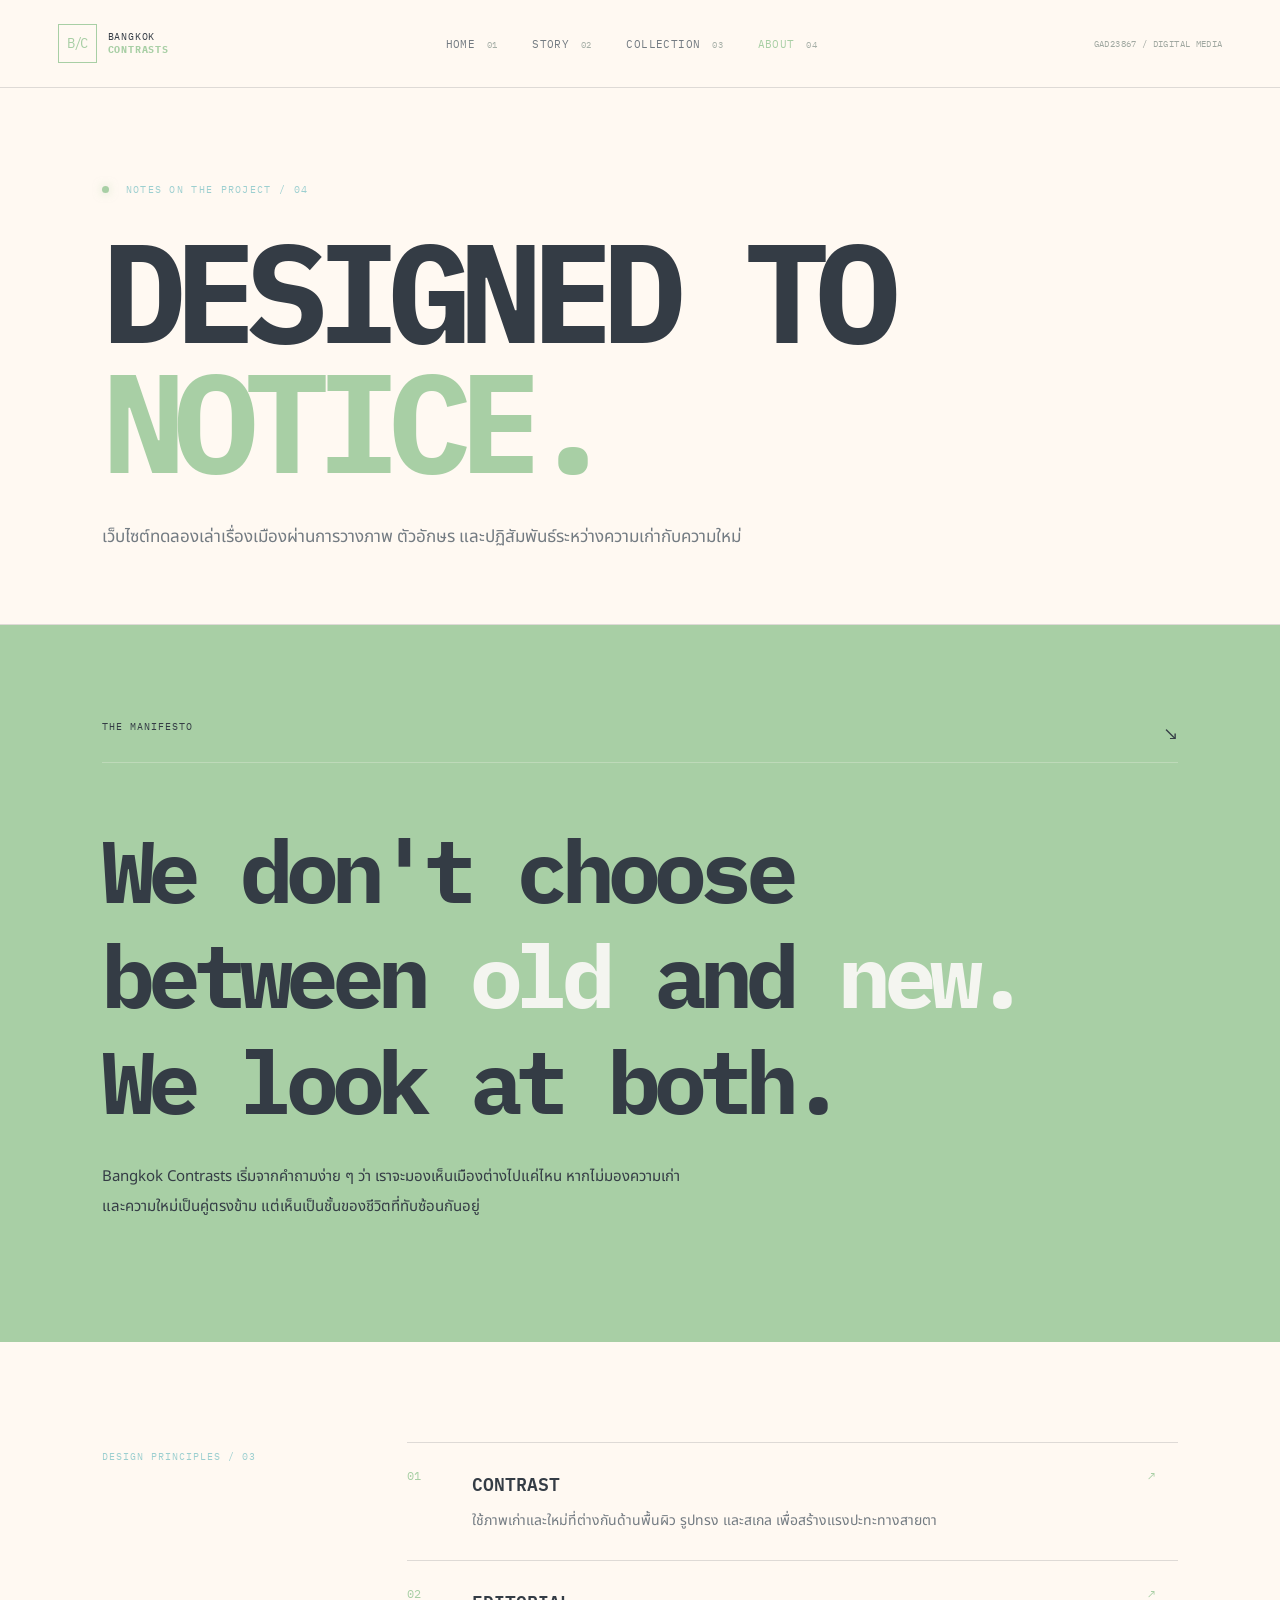
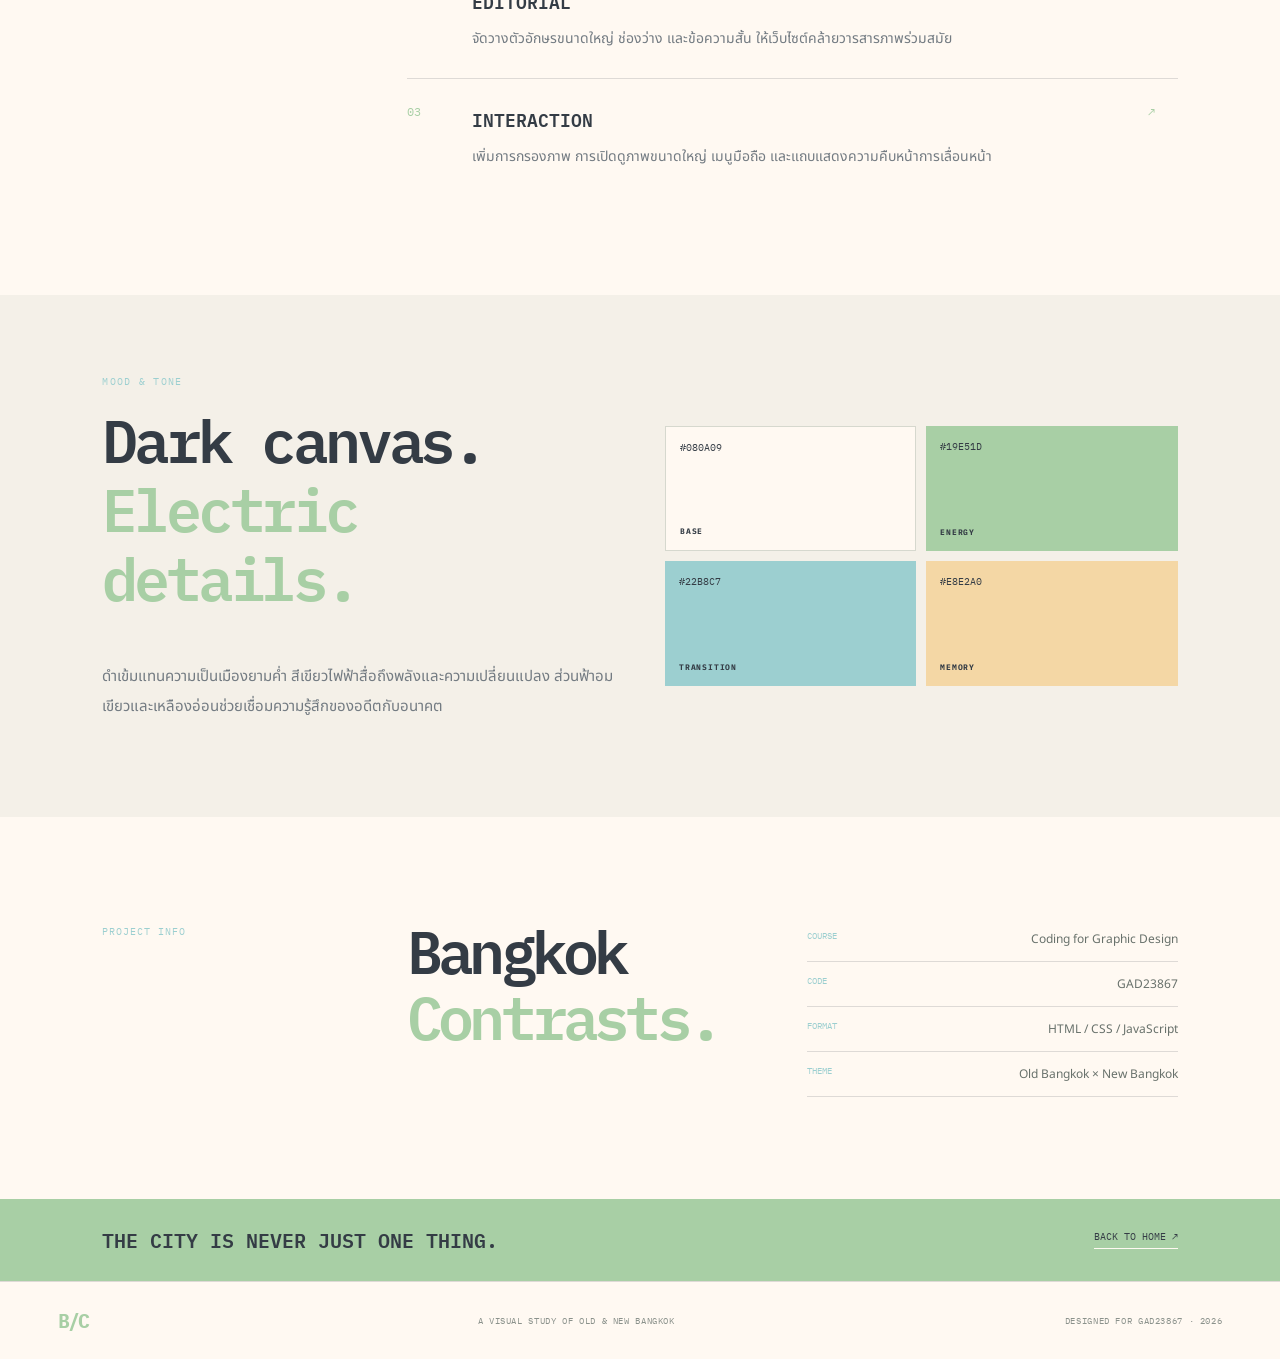
<file: about.html>
<!DOCTYPE html>
<html lang="th"><head><meta charset="UTF-8"><meta name="viewport" content="width=device-width, initial-scale=1"><meta name="theme-color" content="#080a09"><title>About — Bangkok Contrasts</title><link rel="preconnect" href="https://fonts.googleapis.com"><link rel="preconnect" href="https://fonts.gstatic.com" crossorigin><link href="https://fonts.googleapis.com/css2?family=IBM+Plex+Mono:wght@400;500;600;700&family=Noto+Sans+Thai:wght@300;400;500;600;700;800&display=swap" rel="stylesheet"><link rel="stylesheet" href="style.css"><script src="script.js" defer></script></head>
<body><div class="progress-bar"></div><header class="site-header"><a class="brand" href="index.html"><span class="brand-mark">B/C</span><span>BANGKOK<br><b>CONTRASTS</b></span></a><button class="menu-toggle" aria-label="เปิดเมนู" aria-expanded="false"><span></span><span></span></button><nav class="main-nav"><a href="index.html">HOME <i>01</i></a><a href="story.html">STORY <i>02</i></a><a href="collection.html">COLLECTION <i>03</i></a><a class="active" href="about.html">ABOUT <i>04</i></a></nav><span class="header-code">GAD23867 / DIGITAL MEDIA</span></header>
<main class="inner-page">
  <section class="page-heading"><p class="eyebrow"><span class="status-dot"></span> NOTES ON THE PROJECT / 04</p><h1>DESIGNED TO<br><em>NOTICE.</em></h1><p class="page-lead">เว็บไซต์ทดลองเล่าเรื่องเมืองผ่านการวางภาพ ตัวอักษร และปฏิสัมพันธ์ระหว่างความเก่ากับความใหม่</p></section>
  <section class="about-manifesto"><div class="manifesto-label">THE MANIFESTO <span>↘</span></div><h2>We don't choose<br>between <em>old</em> and <em>new.</em><br>We look at both.</h2><p>Bangkok Contrasts เริ่มจากคำถามง่าย ๆ ว่า เราจะมองเห็นเมืองต่างไปแค่ไหน หากไม่มองความเก่าและความใหม่เป็นคู่ตรงข้าม แต่เห็นเป็นชั้นของชีวิตที่ทับซ้อนกันอยู่</p></section>
  <section class="principles section-pad"><div class="section-index">DESIGN PRINCIPLES / 03</div><div class="principle-list"><article><span>01</span><div><h3>CONTRAST</h3><p>ใช้ภาพเก่าและใหม่ที่ต่างกันด้านพื้นผิว รูปทรง และสเกล เพื่อสร้างแรงปะทะทางสายตา</p></div><b>↗</b></article><article><span>02</span><div><h3>EDITORIAL</h3><p>จัดวางตัวอักษรขนาดใหญ่ ช่องว่าง และข้อความสั้น ให้เว็บไซต์คล้ายวารสารภาพร่วมสมัย</p></div><b>↗</b></article><article><span>03</span><div><h3>INTERACTION</h3><p>เพิ่มการกรองภาพ การเปิดดูภาพขนาดใหญ่ เมนูมือถือ และแถบแสดงความคืบหน้าการเลื่อนหน้า</p></div><b>↗</b></article></div></section>
  <section class="color-system"><div><p class="eyebrow">MOOD & TONE</p><h2>Dark canvas.<br><em>Electric details.</em></h2><p>ดำเข้มแทนความเป็นเมืองยามค่ำ สีเขียวไฟฟ้าสื่อถึงพลังและความเปลี่ยนแปลง ส่วนฟ้าอมเขียวและเหลืองอ่อนช่วยเชื่อมความรู้สึกของอดีตกับอนาคต</p></div><div class="swatches"><div class="swatch swatch-black"><span>#080A09</span><b>BASE</b></div><div class="swatch swatch-green"><span>#19E51D</span><b>ENERGY</b></div><div class="swatch swatch-cyan"><span>#22B8C7</span><b>TRANSITION</b></div><div class="swatch swatch-cream"><span>#E8E2A0</span><b>MEMORY</b></div></div></section>
  <section class="credits section-pad"><div class="section-index">PROJECT INFO</div><div class="credits-content"><h2>Bangkok<br><em>Contrasts.</em></h2><dl><div><dt>COURSE</dt><dd>Coding for Graphic Design</dd></div><div><dt>CODE</dt><dd>GAD23867</dd></div><div><dt>FORMAT</dt><dd>HTML / CSS / JavaScript</dd></div><div><dt>THEME</dt><dd>Old Bangkok × New Bangkok</dd></div></dl></div></section>
  <section class="closing-banner"><p>THE CITY IS NEVER JUST ONE THING.</p><a href="index.html">BACK TO HOME ↗</a></section>
</main><footer class="site-footer"><a class="footer-logo" href="index.html">B/C</a><p>A VISUAL STUDY OF OLD & NEW BANGKOK</p><span>DESIGNED FOR GAD23867 · 2026</span></footer></body></html>
</file>
<file: style.css>
/* BANGKOK CONTRASTS — shared visual system */
:root{--bg:#FFF9F2;--panel:#FFF1E5;--white:#343C45;--muted:#737B82;--green:#A8CFA5;--cyan:#9CCFD0;--cream:#F4D7A5;--line:rgba(52,60,69,.16);--mono:"IBM Plex Mono",monospace;--thai:"Noto Sans Thai",sans-serif}
*{box-sizing:border-box}html{scroll-behavior:smooth;scroll-padding-top:90px}body{margin:0;background:var(--bg);color:var(--white);font-family:var(--thai);font-weight:400;overflow-x:hidden}a{color:inherit;text-decoration:none}button{font:inherit;color:inherit}.progress-bar{height:3px;background:var(--green);width:0;position:fixed;z-index:1000;top:0;left:0;box-shadow:0 0 14px #A8CFA588}.site-header{height:88px;display:flex;align-items:center;justify-content:space-between;padding:0 4.5vw;border-bottom:1px solid var(--line);gap:24px;position:relative;z-index:30;background:rgba(255,249,242,.94)}.brand{display:flex;align-items:center;gap:11px;font:10px/1.25 var(--mono);letter-spacing:.08em;flex-shrink:0}.brand b{color:var(--green);font-weight:700}.brand-mark{width:39px;height:39px;border:1px solid var(--green);display:grid;place-items:center;font-size:14px;color:var(--green);letter-spacing:-.1em}.main-nav{display:flex;gap:clamp(14px,2.7vw,42px);align-items:center}.main-nav a{font:11px var(--mono);letter-spacing:.04em;color:#737B82;transition:color .2s}.main-nav a i{color:#A7B0A8;font-style:normal;margin-left:4px;font-size:9px}.main-nav a:hover,.main-nav a.active{color:var(--green)}.header-code{font:9px var(--mono);color:#A0A8A1;letter-spacing:.04em}.menu-toggle{display:none;background:none;border:0}.hero{padding:24px 4.5vw 40px}.hero-topline,.hero-bottom,.duality-head,.feature-caption{display:flex;justify-content:space-between;align-items:center;font:10px var(--mono);letter-spacing:.1em;color:#747E76}.hero-topline{border-bottom:1px solid var(--line);padding:8px 0 15px}.hero-title-wrap{position:relative;padding:35px 0 28px}.eyebrow{font:10px var(--mono);letter-spacing:.13em;color:var(--cyan);margin:0 0 17px}.status-dot{display:inline-block;width:7px;height:7px;border-radius:50%;background:var(--green);box-shadow:0 0 10px #A8CFA588;margin-right:9px}h1,h2,h3,p{margin-top:0}.hero h1,.page-heading h1{font:700 clamp(76px,14vw,190px)/.76 var(--mono);letter-spacing:-.095em;margin:0;position:relative;z-index:2}.hero h1 em,.page-heading h1 em{color:var(--green);font-style:normal}.slash{color:var(--cyan);font-size:.72em;margin-left:.08em}.title-city{font-size:clamp(14px,2vw,25px);letter-spacing:.18em;vertical-align:top;display:inline-block;margin:1.1em 0 0 .7em;color:var(--cream)}.hero-visual{height:clamp(330px,48vw,610px);position:relative;display:grid;grid-template-columns:1fr 1fr;gap:10px;margin-top:4px}.hero-photo{position:relative;overflow:hidden;background:#1c211e}.hero-photo:after{content:"";position:absolute;inset:0;background:linear-gradient(0deg,rgba(40,45,50,.42),transparent 45%),linear-gradient(90deg,rgba(40,45,50,.08),transparent)}.hero-photo img,.story-feature img,.pair-image img,.gallery-item img{width:100%;height:100%;object-fit:cover;display:block;filter:saturate(.72);transition:transform .8s cubic-bezier(.2,.7,.2,1),filter .5s}.old-photo img{object-position:center 55%;filter:sepia(.12) saturate(.8)}.new-photo img{filter:saturate(.85) contrast(1.05)}.hero-photo:hover img{transform:scale(1.035);filter:saturate(1)}.image-label{position:absolute;z-index:2;bottom:20px;left:22px;font:10px var(--mono);letter-spacing:.1em}.center-stamp{position:absolute;z-index:3;top:50%;left:50%;transform:translate(-50%,-50%) rotate(-5deg);width:145px;height:145px;border-radius:50%;display:flex;flex-direction:column;justify-content:center;align-items:center;text-align:center;background:var(--green);color:#343C45;font:11px/1.3 var(--mono);box-shadow:0 0 0 8px rgba(255,249,242,.75)90}.center-stamp b{font-size:14px}.center-stamp span{font-size:7px;margin-top:8px;letter-spacing:.12em}.hero-bottom{padding-top:20px;display:grid;grid-template-columns:1fr auto 1fr;gap:20px}.hero-bottom p{font:500 15px/1.8 var(--thai);color:var(--white);margin:0}.round-link,.circle-arrow{display:grid;place-items:center;border:1px solid var(--green);border-radius:50%;width:47px;height:47px;color:var(--green);font:22px var(--mono);transition:.25s}.round-link:hover,.circle-arrow:hover{background:var(--green);color:#343C45;transform:rotate(45deg)}.scroll-note{text-align:right;font:9px var(--mono);color:#8B928C;letter-spacing:.08em}.section-pad{padding:100px 8vw}.intro{display:grid;grid-template-columns:.7fr 2fr .8fr;gap:35px;border-top:1px solid var(--line);align-items:start}.section-index{font:10px var(--mono);letter-spacing:.1em;color:var(--cyan);padding-top:8px}.intro-content .eyebrow{margin-bottom:24px}.intro h2{font:600 clamp(34px,5vw,67px)/1.4 var(--thai);letter-spacing:-.04em;margin:0 0 24px}.intro h2 span{color:var(--green)}.body-copy,.pair-copy>p:not(.eyebrow),.color-system>div>p:not(.eyebrow){max-width:590px;color:#737B82;font-size:15px;line-height:2}.text-link{display:inline-flex;gap:28px;margin-top:20px;padding-bottom:9px;border-bottom:1px solid var(--green);font:11px var(--mono);letter-spacing:.06em}.text-link span{color:var(--green)}.intro-number{font:700 clamp(30px,5vw,70px)/.95 var(--mono);color:#D4DED4;text-align:right;letter-spacing:-.1em}.intro-number span{color:var(--green)}.duality{display:grid;grid-template-columns:1fr 1fr;min-height:530px}.duality-card{padding:35px 5vw 42px;position:relative;display:flex;flex-direction:column;justify-content:flex-end;overflow:hidden;min-height:520px}.duality-card:before{content:"";position:absolute;inset:0;background-size:cover;background-position:center;opacity:.25;mix-blend-mode:multiply;transition:transform .7s}.duality-card:hover:before{transform:scale(1.04)}.duality-old{background:#F1E8DB}.duality-old:before{background-image:linear-gradient(0deg,#FFF9F2 0%,transparent 100%),url("https://images.unsplash.com/photo-1528181304800-259b08848526?auto=format&fit=crop&w=1200&q=80")}.duality-new{background:#E6F2EF}.duality-new:before{background-image:linear-gradient(0deg,#FFF9F2 0%,transparent 100%),url("https://images.unsplash.com/photo-1508009603885-50cf7c579365?auto=format&fit=crop&w=1200&q=80")}.duality-head{position:absolute;top:30px;left:5vw;right:5vw;z-index:2}.duality-new .duality-head{left:5vw}.duality-card h2{font:700 clamp(50px,8vw,105px)/.95 var(--thai);position:relative;margin:0 0 20px;letter-spacing:-.06em}.duality-card h2 em{font-style:normal;color:var(--green)}.duality-card p{max-width:380px;color:#68716B;line-height:1.9;position:relative;font-size:14px}.circle-arrow{position:absolute;bottom:38px;right:5vw;z-index:2}.quote-section{text-align:center;padding:115px 20px 100px;background:#F5EEE4;border-top:1px solid var(--line);border-bottom:1px solid var(--line)}.quote-mark{font:90px/1 Georgia;color:var(--green)}blockquote{font:500 clamp(28px,5.4vw,65px)/1.55 var(--thai);margin:0 auto 30px;letter-spacing:-.04em}blockquote em{font-style:normal;color:var(--green)}.quote-credit{font:9px var(--mono);letter-spacing:.15em;color:#8B928C}.next-section{display:flex;justify-content:space-between;align-items:end;gap:30px}.next-section h2{font:600 clamp(38px,6vw,75px)/1.12 var(--mono);letter-spacing:-.08em;margin:0}.next-section h2 span{color:var(--green)}.big-link{border:1px solid var(--line);padding:18px 22px;font:10px var(--mono);letter-spacing:.06em;white-space:nowrap;transition:.25s}.big-link span{color:var(--green);margin-left:28px}.big-link:hover{border-color:var(--green);background:#A8CFA50c}.site-footer{border-top:1px solid var(--line);padding:25px 4.5vw;display:flex;align-items:center;justify-content:space-between;gap:20px;color:#8B928C;font:9px var(--mono);letter-spacing:.07em}.site-footer p{margin:0}.footer-logo{font:700 20px var(--mono);color:var(--green);letter-spacing:-.1em}
.inner-page{min-height:70vh}.page-heading{padding:95px 8vw 70px;border-bottom:1px solid var(--line)}.page-heading h1{font-size:clamp(60px,11vw,140px);line-height:.93;letter-spacing:-.09em}.page-heading .eyebrow{margin-bottom:30px}.page-lead{font-size:17px;line-height:1.9;color:#737B82;max-width:650px;margin:35px 0 0}.story-feature{height:clamp(300px,52vw,620px);margin:0 8vw;position:relative;overflow:hidden}.story-feature:after{content:"";position:absolute;inset:0;background:linear-gradient(0deg,rgba(0,0,0,.6),transparent 40%)}.feature-caption{position:absolute;bottom:22px;left:24px;right:24px;z-index:2;color:#fff}.timeline{display:grid;grid-template-columns:.7fr 2fr;gap:35px}.timeline-item{display:grid;grid-template-columns:.55fr 2fr 30px;gap:20px;padding:28px 0;border-top:1px solid var(--line);align-items:start}.timeline-year{font:11px var(--mono);color:var(--green);padding-top:8px}.timeline-item h2{font-size:24px;margin:0 0 12px}.timeline-item p{color:#737B82;line-height:1.95;font-size:14px;margin:0;max-width:650px}.timeline-symbol{font:24px var(--mono);color:var(--cyan)}.story-pair{display:grid;grid-template-columns:1.05fr 1fr;min-height:440px;border-top:1px solid var(--line)}.story-pair.reverse{grid-template-columns:1fr 1.05fr}.story-pair.reverse .pair-image{order:2}.pair-image{min-height:400px;overflow:hidden}.pair-image img{height:100%;min-height:400px}.pair-copy{padding:65px 7vw;align-self:center}.pair-copy h2{font:600 clamp(37px,5vw,64px)/1.1 var(--mono);letter-spacing:-.08em;margin:0 0 20px}.pair-copy h2 em{color:var(--green);font-style:normal}.tag-list{display:flex;gap:8px;flex-wrap:wrap;margin-top:24px}.tag-list span{border:1px solid #C6D2C7;padding:7px 10px;font:9px var(--mono);color:var(--cream)}.collection-heading{padding-bottom:55px}.collection-toolbar{display:flex;justify-content:space-between;align-items:center;padding:30px 8vw;border-bottom:1px solid var(--line)}.mono-label{font:10px var(--mono);letter-spacing:.1em;color:#747E76}.filter-buttons{display:flex;gap:8px}.filter-btn{border:1px solid #CFD8CE;background:transparent;padding:10px 16px;font:10px var(--mono);cursor:pointer;transition:.2s}.filter-btn span{font-size:8px;color:#8B928C;margin-left:8px}.filter-btn:hover,.filter-btn.active{background:var(--green);border-color:var(--green);color:var(--bg)}.filter-btn.active span{color:#343C45}.gallery-grid{padding:35px 8vw 10px;display:grid;grid-template-columns:repeat(2,minmax(0,1fr));gap:34px 18px}.gallery-item{padding:0;text-align:left;border:0;background:transparent;cursor:pointer;min-width:0}.gallery-item[hidden]{display:none}.gallery-item img{height:clamp(240px,34vw,440px);background:#171c18}.gallery-item:hover img{transform:scale(1.02);filter:saturate(1)}.gallery-large img{height:clamp(300px,42vw,550px)}.gallery-meta{display:flex;justify-content:space-between;gap:12px;padding-top:13px;font:9px var(--mono);letter-spacing:.03em}.gallery-meta b{font-weight:500}.gallery-meta i{font-style:normal;color:var(--green)}.gallery-note{margin:35px 8vw 0;border-left:2px solid var(--green);padding:10px 15px;color:#747E76;font-size:12px;line-height:1.8}.lightbox{position:fixed;z-index:100;inset:0;background:rgba(4,6,5,.96);display:flex;flex-direction:column;align-items:center;justify-content:center;padding:6vw}.lightbox[hidden]{display:none}.lightbox>img{max-width:100%;max-height:78vh;object-fit:contain}.lightbox-close{position:absolute;top:25px;right:35px;border:0;background:none;font:40px var(--mono);cursor:pointer;color:var(--green)}.lightbox-caption{display:flex;gap:20px;align-items:center;margin-top:18px;font:11px var(--mono)}.lightbox-caption span{color:var(--muted)}.about-manifesto{padding:95px 8vw 105px;background:var(--green);color:#343C45}.manifesto-label{display:flex;justify-content:space-between;font:10px var(--mono);letter-spacing:.1em;border-bottom:1px solid #FFF9F240;padding-bottom:15px}.manifesto-label span{font-size:20px}.about-manifesto h2{font:700 clamp(38px,7vw,88px)/1.2 var(--mono);letter-spacing:-.08em;margin:55px 0 28px}.about-manifesto h2 em{font-style:normal;color:#f4f5f0}.about-manifesto>p{max-width:600px;font-size:15px;line-height:2}.principles{display:grid;grid-template-columns:.7fr 2fr;gap:35px}.principle-list article{display:grid;grid-template-columns:45px 1fr 30px;gap:20px;padding:25px 0;border-top:1px solid var(--line)}.principle-list article>span,.principle-list article>b{font:12px var(--mono);color:var(--green)}.principle-list h3{font:600 18px var(--mono);margin:0 0 10px}.principle-list p{font-size:14px;line-height:1.9;color:#737B82;margin:0;max-width:600px}.color-system{padding:80px 8vw;background:#F4F0E8;display:grid;grid-template-columns:1fr 1fr;gap:50px;align-items:center}.color-system h2{font:600 clamp(35px,5vw,60px)/1.15 var(--mono);letter-spacing:-.07em}.color-system h2 em{font-style:normal;color:var(--green)}.swatches{display:grid;grid-template-columns:1fr 1fr;gap:10px}.swatch{height:125px;padding:14px;display:flex;flex-direction:column;justify-content:space-between;font:10px var(--mono)}.swatch b{font-size:8px;letter-spacing:.1em}.swatch-black{background:#FFF9F2;border:1px solid #D6D8CE}.swatch-green{background:#A8CFA5;color:#FFF9F2}.swatch-cyan{background:#9CCFD0;color:#FFF9F2}.swatch-cream{background:#F4D7A5;color:#FFF9F2}.credits{display:grid;grid-template-columns:.7fr 2fr;gap:35px}.credits-content{display:grid;grid-template-columns:1fr 1fr;gap:30px}.credits-content h2{font:600 clamp(35px,5vw,60px)/1.1 var(--mono);letter-spacing:-.08em}.credits-content h2 em{font-style:normal;color:var(--green)}dl{margin:0}dl div{display:flex;justify-content:space-between;gap:20px;padding:13px 0;border-bottom:1px solid var(--line);font-size:12px}dt{font:9px var(--mono);color:var(--cyan)}dd{margin:0;text-align:right;color:#68716B}.closing-banner{background:var(--green);color:#343C45;display:flex;justify-content:space-between;align-items:center;padding:25px 8vw;gap:20px}.closing-banner p{font:600 clamp(12px,2vw,20px) var(--mono);margin:0}.closing-banner a{font:10px var(--mono);border-bottom:1px solid var(--bg);padding-bottom:5px}
@media(min-width:1400px){.hero,.site-header,.site-footer{padding-left:max(4.5vw,calc((100vw - 1500px)/2));padding-right:max(4.5vw,calc((100vw - 1500px)/2))}.hero-visual{max-height:700px}}
@media(max-width:900px){.header-code{display:none}.site-header{height:76px}.main-nav{gap:16px}.main-nav a{font-size:10px}.intro{grid-template-columns:.45fr 2fr}.intro-number{display:none}.section-pad{padding:75px 6vw}.page-heading{padding:75px 6vw 55px}.story-feature{margin:0 6vw}.timeline,.principles,.credits{grid-template-columns:1fr;gap:28px}.timeline .section-index,.principles .section-index,.credits .section-index{margin-bottom:0}.color-system{padding:65px 6vw}.gallery-grid{padding-left:6vw;padding-right:6vw}.collection-toolbar{padding-left:6vw;padding-right:6vw}}
@media(max-width:620px){.site-header{padding:0 5vw;height:70px}.brand{font-size:9px}.brand-mark{width:34px;height:34px}.menu-toggle{display:flex;flex-direction:column;gap:6px;position:absolute;right:5vw;top:24px;z-index:5;padding:5px}.menu-toggle span{width:24px;height:1px;background:var(--green);display:block;transition:.2s}.menu-toggle[aria-expanded=true] span:first-child{transform:translateY(3.5px) rotate(45deg)}.menu-toggle[aria-expanded=true] span:last-child{transform:translateY(-3.5px) rotate(-45deg)}.main-nav{display:none;position:absolute;top:69px;left:0;right:0;background:#FFF9F2;padding:25px 5vw 30px;border-bottom:1px solid var(--line);flex-direction:column;align-items:flex-start;gap:24px}.main-nav.open{display:flex}.main-nav a{font-size:12px}.hero{padding:18px 5vw 30px}.hero-topline{font-size:8px}.hero-title-wrap{padding:32px 0 25px}.hero h1{font-size:clamp(68px,18vw,110px)}.title-city{font-size:12px;margin-left:.4em}.hero-visual{height:450px;grid-template-columns:1fr;grid-template-rows:1fr 1fr;gap:7px}.center-stamp{width:105px;height:105px;font-size:9px}.center-stamp b{font-size:11px}.image-label{font-size:8px;bottom:12px;left:12px}.hero-bottom{grid-template-columns:1fr auto;gap:15px}.hero-bottom p{font-size:13px}.scroll-note{grid-column:1/-1;text-align:left}.intro{padding:60px 5vw;grid-template-columns:1fr;gap:25px}.section-index{font-size:9px}.intro h2{font-size:36px}.body-copy{font-size:13px}.duality{grid-template-columns:1fr}.duality-card{min-height:430px;padding:30px 6vw}.duality-head{left:6vw;right:6vw;top:22px;font-size:9px}.duality-card h2{font-size:68px}.duality-card p{font-size:13px;max-width:75%}.circle-arrow{right:6vw;bottom:25px;width:40px;height:40px}.quote-section{padding:75px 6vw}.quote-mark{font-size:65px}blockquote{font-size:30px}.next-section{padding:65px 5vw;align-items:flex-start;flex-direction:column}.next-section h2{font-size:40px}.big-link{padding:15px 17px}.site-footer{padding:22px 5vw;flex-wrap:wrap;font-size:8px}.site-footer p{order:3;width:100%}.page-heading{padding:60px 5vw 45px}.page-heading h1{font-size:clamp(52px,14vw,85px)}.page-lead{font-size:14px;margin-top:25px}.story-feature{margin:0 5vw;height:350px}.feature-caption{font-size:8px;left:12px;right:12px;bottom:12px}.timeline{padding:60px 5vw}.timeline-item{grid-template-columns:55px 1fr 20px;gap:10px}.timeline-item h2{font-size:19px}.timeline-item p{font-size:13px}.timeline-year{font-size:9px}.story-pair,.story-pair.reverse{grid-template-columns:1fr}.story-pair.reverse .pair-image{order:0}.pair-image,.pair-image img{min-height:280px;height:280px}.pair-copy{padding:40px 6vw}.pair-copy h2{font-size:45px}.collection-toolbar{padding:22px 5vw;align-items:flex-start;gap:18px;flex-direction:column}.filter-btn{padding:9px 12px}.gallery-grid{padding:24px 5vw 5px;grid-template-columns:1fr;gap:25px}.gallery-item img,.gallery-large img{height:300px}.gallery-meta{font-size:8px}.gallery-note{margin:25px 5vw 0;font-size:11px}.about-manifesto{padding:60px 6vw}.about-manifesto h2{font-size:clamp(32px,9vw,53px);margin:40px 0 20px}.about-manifesto>p{font-size:13px}.principles{padding:60px 5vw}.principle-list article{grid-template-columns:28px 1fr 20px;gap:12px}.principle-list h3{font-size:15px}.principle-list p{font-size:12px}.color-system{padding:55px 5vw;grid-template-columns:1fr;gap:25px}.color-system h2{font-size:38px}.swatch{height:100px}.credits{padding:60px 5vw}.credits-content{grid-template-columns:1fr;gap:15px}.credits-content h2{font-size:43px}.closing-banner{padding:22px 5vw;align-items:flex-start;flex-direction:column}.lightbox{padding:20px}.lightbox-close{right:18px;top:12px}.lightbox-caption{font-size:9px;flex-direction:column;gap:6px;text-align:center}}
@media(prefers-reduced-motion:reduce){*,*::before,*::after{scroll-behavior:auto!important;transition:none!important;animation:none!important}}

/* Soft, friendly palette refinements */
body{background:var(--bg);color:var(--white)}
.site-header{backdrop-filter:blur(12px)}
.hero-photo,.story-feature,.pair-image,.gallery-item img{border-radius:10px}
.center-stamp{border-radius:50%;background:var(--green);color:#343C45;box-shadow:0 0 0 8px rgba(255,249,242,.72)}
.duality-old{background:#F1E8DB}
.duality-new{background:#E6F2EF}
.duality-card:before{opacity:.22}
.quote-section{background:#F5EEE4}
.about-manifesto{background:#A8CFA5;color:#343C45}
.swatch-black{background:#FFF9F2;color:#343C45;border-color:#D6D8CE}
.swatch-green{background:#A8CFA5;color:#343C45}
.swatch-cyan{background:#9CCFD0;color:#343C45}
.swatch-cream{background:#F4D7A5;color:#343C45}
.closing-banner{background:#A8CFA5;color:#343C45}
@media(prefers-color-scheme:dark){/* Keep the art direction light regardless of system preference. */}
</file>
